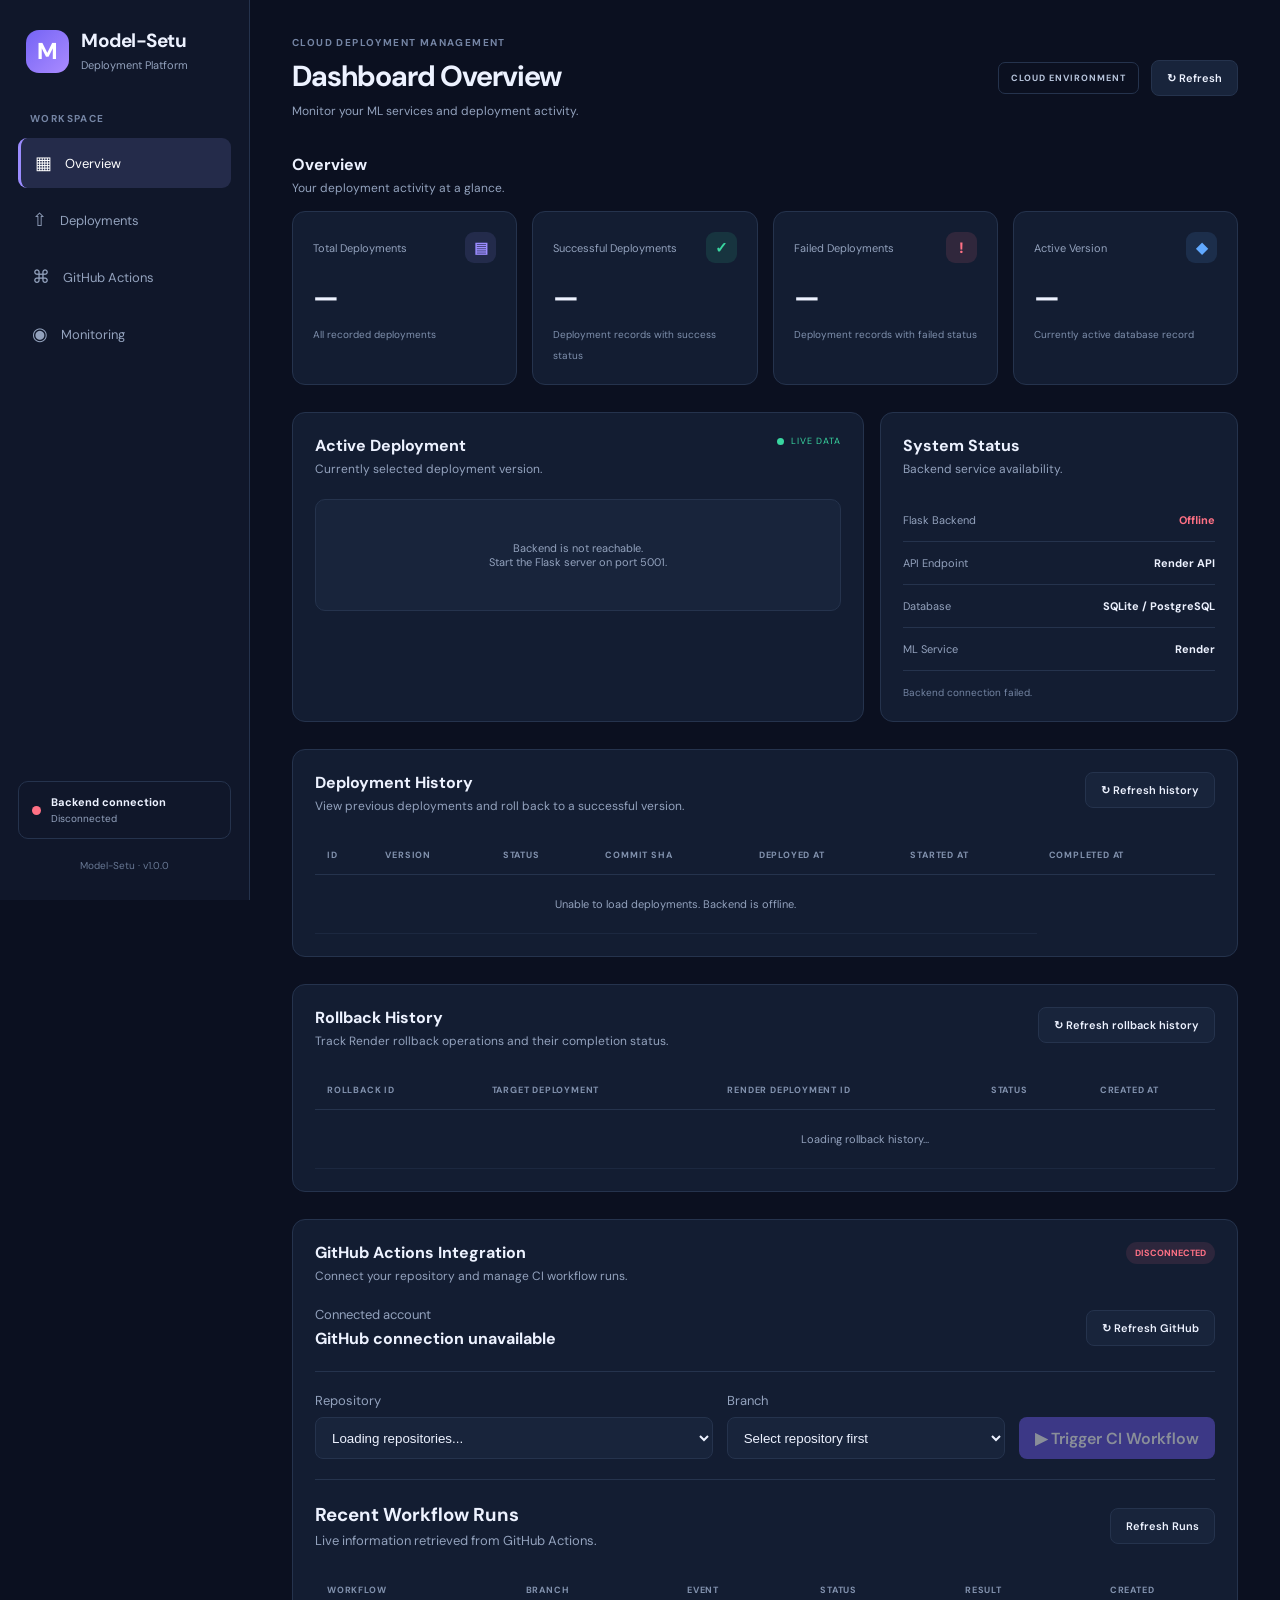
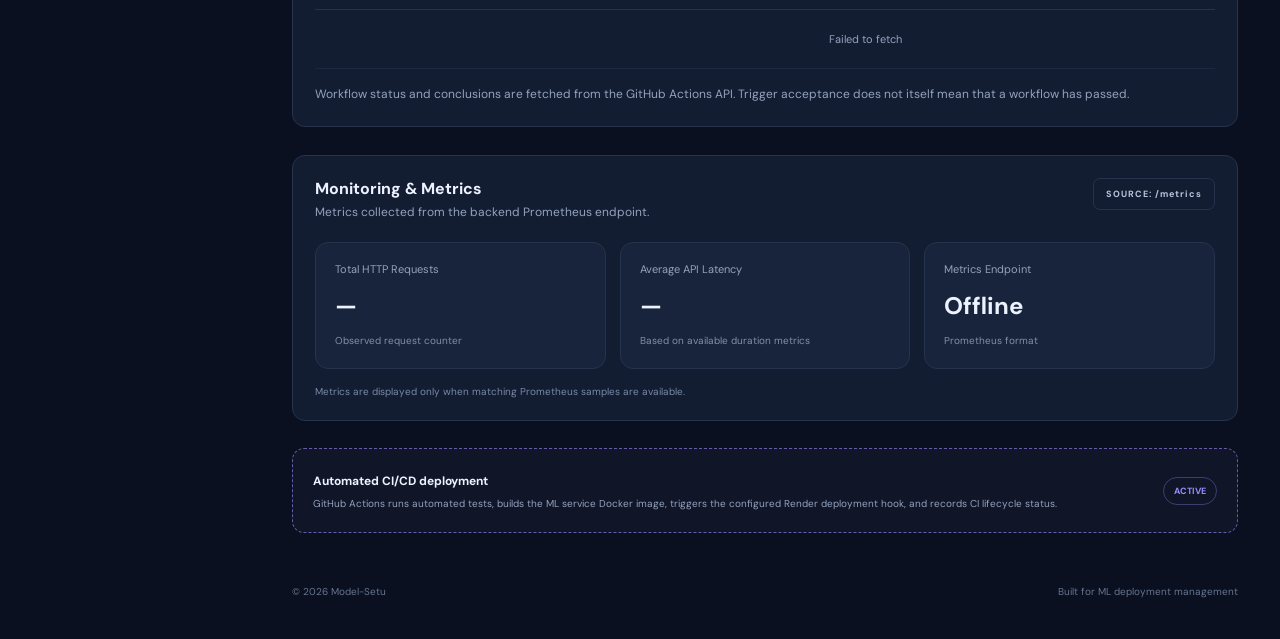
<file: frontend/index.html>
<!DOCTYPE html>
<html lang="en">
<head>
    <meta charset="UTF-8">
    <meta name="viewport" content="width=device-width, initial-scale=1.0">
    <title>Model-Setu | Deployment Dashboard</title>
    <link rel="stylesheet" href="style.css">
    <script src="script.js" defer></script>
</head>
<body>
    <div class="app-layout">

        <aside class="sidebar">
            <div class="brand">
                <div class="brand-icon">M</div>
                <div>
                    <h2>Model-Setu</h2>
                    <span>Deployment Platform</span>
                </div>
            </div>

            <div class="nav-label">WORKSPACE</div>
            <nav>
                <a class="nav-link active" href="#overview">
                    <span>▦</span> Overview
                </a>
                <a class="nav-link" href="#deployments">
                    <span>⇧</span> Deployments
                </a>
                <a class="nav-link" href="#github-actions">
                    <span>⌘</span> GitHub Actions
                </a>
                <a class="nav-link" href="#monitoring">
                    <span>◉</span> Monitoring
                </a>
            </nav>

            <div class="sidebar-bottom">
                <div class="connection-indicator">
                    <span id="sidebar-status-dot" class="status-dot offline"></span>
                    <div>
                        <strong>Backend connection</strong>
                        <small id="sidebar-status">Checking...</small>
                    </div>
                </div>
                <div class="sidebar-footer">Model-Setu · v1.0.0</div>
            </div>
        </aside>

        <main class="main-content">
            <header class="topbar">
                <div>
                    <p class="eyebrow">CLOUD DEPLOYMENT MANAGEMENT</p>
                    <h1>Dashboard Overview</h1>
                    <p class="subtitle">Monitor your ML services and deployment activity.</p>
                </div>
                <div class="topbar-actions">
                    <span class="environment-tag">CLOUD ENVIRONMENT</span>
                    <button class="secondary-button" id="refresh-btn">
                        ↻ Refresh
                    </button>
                </div>
            </header>

            <div id="notification" class="notification hidden"></div>

            <section id="overview">
                <div class="section-heading">
                    <div>
                        <h2>Overview</h2>
                        <p>Your deployment activity at a glance.</p>
                    </div>
                </div>

                <div class="stats-grid">
                    <article class="stat-card">
                        <div class="stat-top">
                            <span>Total Deployments</span>
                            <span class="stat-icon purple">▤</span>
                        </div>
                        <h3 id="total-deployments">—</h3>
                        <small>All recorded deployments</small>
                    </article>

                    <article class="stat-card">
                        <div class="stat-top">
                            <span>Successful Deployments</span>
                            <span class="stat-icon green">✓</span>
                        </div>
                        <h3 id="successful-deployments">—</h3>
                        <small>Deployment records with success status</small>
                    </article>

                    <article class="stat-card">
                        <div class="stat-top">
                            <span>Failed Deployments</span>
                            <span class="stat-icon red">!</span>
                        </div>
                        <h3 id="failed-deployments">—</h3>
                        <small>Deployment records with failed status</small>
                    </article>

                    <article class="stat-card">
                        <div class="stat-top">
                            <span>Active Version</span>
                            <span class="stat-icon blue">◆</span>
                        </div>
                        <h3 id="active-version">—</h3>
                        <small>Currently active database record</small>
                    </article>
                </div>
            </section>

            <section class="content-grid">
                <article class="panel active-panel">
                    <div class="panel-heading">
                        <div>
                            <h2>Active Deployment</h2>
                            <p>Currently selected deployment version.</p>
                        </div>
                        <span class="live-label"><span></span> LIVE DATA</span>
                    </div>

                    <div id="active-deployment-content" class="active-content">
                        <div class="empty-state">Loading active deployment...</div>
                    </div>
                </article>

                <article class="panel backend-panel">
                    <div class="panel-heading">
                        <div>
                            <h2>System Status</h2>
                            <p>Backend service availability.</p>
                        </div>
                    </div>

                    <div class="system-status">
                        <div class="system-status-row">
                            <span>Flask Backend</span>
                            <strong id="backend-status" class="status-text">Checking...</strong>
                        </div>
                        <div class="system-status-row">
                            <span>API Endpoint</span>
                            <strong>Render API</strong>
                        </div>
                        <div class="system-status-row">
                            <span>Database</span>
                            <strong>SQLite / PostgreSQL</strong>
                        </div>
                        <div class="system-status-row">
                            <span>ML Service</span>
                            <strong>Render</strong>
                        </div>
                    </div>

                    <div class="status-note" id="last-updated">
                        Waiting for first update...
                    </div>
                </article>
            </section>

            <section id="deployments" class="panel deployments-panel">
                <div class="panel-heading">
                    <div>
                        <h2>Deployment History</h2>
                        <p>View previous deployments and roll back to a successful version.</p>
                    </div>
                    <button class="secondary-button" id="history-refresh-btn">
                        ↻ Refresh history
                    </button>
                </div>

                <div class="table-wrapper">
                    <table>
                        <thead>
                            <tr>
                                <th>ID</th>
                                <th>VERSION</th>
                                <th>STATUS</th>
                                <th>COMMIT SHA</th>
                                <th>DEPLOYED AT</th>
                                <th>STARTED AT</th>
                                <th>COMPLETED AT</th>
                                <th>ACTIVE</th>
                                <th>ACTION</th>
                            </tr>
                        </thead>
                        <tbody id="deployment-table">
                            <tr>
                                <td colspan="9" class="empty-state">
                                    Loading deployment history...
                                </td>
                            </tr>
                        </tbody>
                    </table>
                </div>
            </section>

            <section id="rollback-history" class="panel deployments-panel">
                <div class="panel-heading">
                    <div>
                        <h2>Rollback History</h2>
                        <p>Track Render rollback operations and their completion status.</p>
                    </div>
                    <button class="secondary-button" id="rollback-history-refresh-btn">
                        ↻ Refresh rollback history
                    </button>
                </div>

                <div class="table-wrapper">
                    <table>
                        <thead>
                            <tr>
                                <th>ROLLBACK ID</th>
                                <th>TARGET DEPLOYMENT</th>
                                <th>RENDER DEPLOYMENT ID</th>
                                <th>STATUS</th>
                                <th>CREATED AT</th>
                                <th>COMPLETED AT</th>
                            </tr>
                        </thead>
                        <tbody id="rollback-table">
                            <tr>
                                <td colspan="6" class="empty-state">
                                    Loading rollback history...
                                </td>
                            </tr>
                        </tbody>
                    </table>
                </div>
            </section>


            <section id="github-actions" class="panel github-panel">
                <div class="panel-heading">
                    <div>
                        <h2>GitHub Actions Integration</h2>
                        <p>Connect your repository and manage CI workflow runs.</p>
                    </div>
                    <span id="github-connection-status" class="status-pill status-unknown">
                        Checking...
                    </span>
                </div>

                <div class="github-user-row">
                    <div>
                        <span class="github-muted">Connected account</span>
                        <strong id="github-user-name">Checking GitHub connection...</strong>
                    </div>
                    <button class="secondary-button" id="github-refresh-btn">
                        ↻ Refresh GitHub
                    </button>
                </div>

                <div class="github-controls">
                    <label>
                        <span>Repository</span>
                        <select id="github-repository">
                            <option value="">Loading repositories...</option>
                        </select>
                    </label>
                    <label>
                        <span>Branch</span>
                        <select id="github-branch">
                            <option value="">Select repository first</option>
                        </select>
                    </label>
                    <button class="github-trigger-button" id="github-trigger-btn" disabled>
                        ▶ Trigger CI Workflow
                    </button>
                </div>

                <div class="github-runs-heading">
                    <div>
                        <h3>Recent Workflow Runs</h3>
                        <p>Live information retrieved from GitHub Actions.</p>
                    </div>
                    <button class="secondary-button" id="github-runs-refresh-btn">
                        Refresh Runs
                    </button>
                </div>

                <div class="table-wrapper">
                    <table>
                        <thead>
                            <tr>
                                <th>WORKFLOW</th>
                                <th>BRANCH</th>
                                <th>EVENT</th>
                                <th>STATUS</th>
                                <th>RESULT</th>
                                <th>CREATED</th>
                                <th>DETAILS</th>
                            </tr>
                        </thead>
                        <tbody id="github-runs-table">
                            <tr>
                                <td colspan="7" class="empty-state">
                                    Loading GitHub workflow runs...
                                </td>
                            </tr>
                        </tbody>
                    </table>
                </div>
                <p class="github-disclaimer">
                    Workflow status and conclusions are fetched from the GitHub Actions API.
                    Trigger acceptance does not itself mean that a workflow has passed.
                </p>
            </section>

            <section id="monitoring" class="panel monitoring-panel">
                <div class="panel-heading">
                    <div>
                        <h2>Monitoring & Metrics</h2>
                        <p>Metrics collected from the backend Prometheus endpoint.</p>
                    </div>
                    <span class="metrics-source">SOURCE: /metrics</span>
                </div>

                <div class="metrics-grid">
                    <div class="metric-card">
                        <span>Total HTTP Requests</span>
                        <strong id="http-requests">—</strong>
                        <small>Observed request counter</small>
                    </div>
                    <div class="metric-card">
                        <span>Average API Latency</span>
                        <strong id="average-latency">—</strong>
                        <small>Based on available duration metrics</small>
                    </div>
                    <div class="metric-card">
                        <span>Metrics Endpoint</span>
                        <strong id="metrics-status">Checking...</strong>
                        <small>Prometheus format</small>
                    </div>
                </div>

                <p class="metrics-disclaimer">
                    Metrics are displayed only when matching Prometheus samples are available.
                </p>
            </section>

            <section class="deployment-notice">
                <div>
                    <strong>Automated CI/CD deployment</strong>
                    <p>GitHub Actions runs automated tests, builds the ML service Docker image, triggers the configured Render deployment hook, and records CI lifecycle status.</p>
                </div>
                <span class="coming-soon">ACTIVE</span>
            </section>

            <footer>
                <span>© 2026 Model-Setu</span>
                <span>Built for ML deployment management</span>
            </footer>
        </main>
    </div>
</body>
</html>
</file>
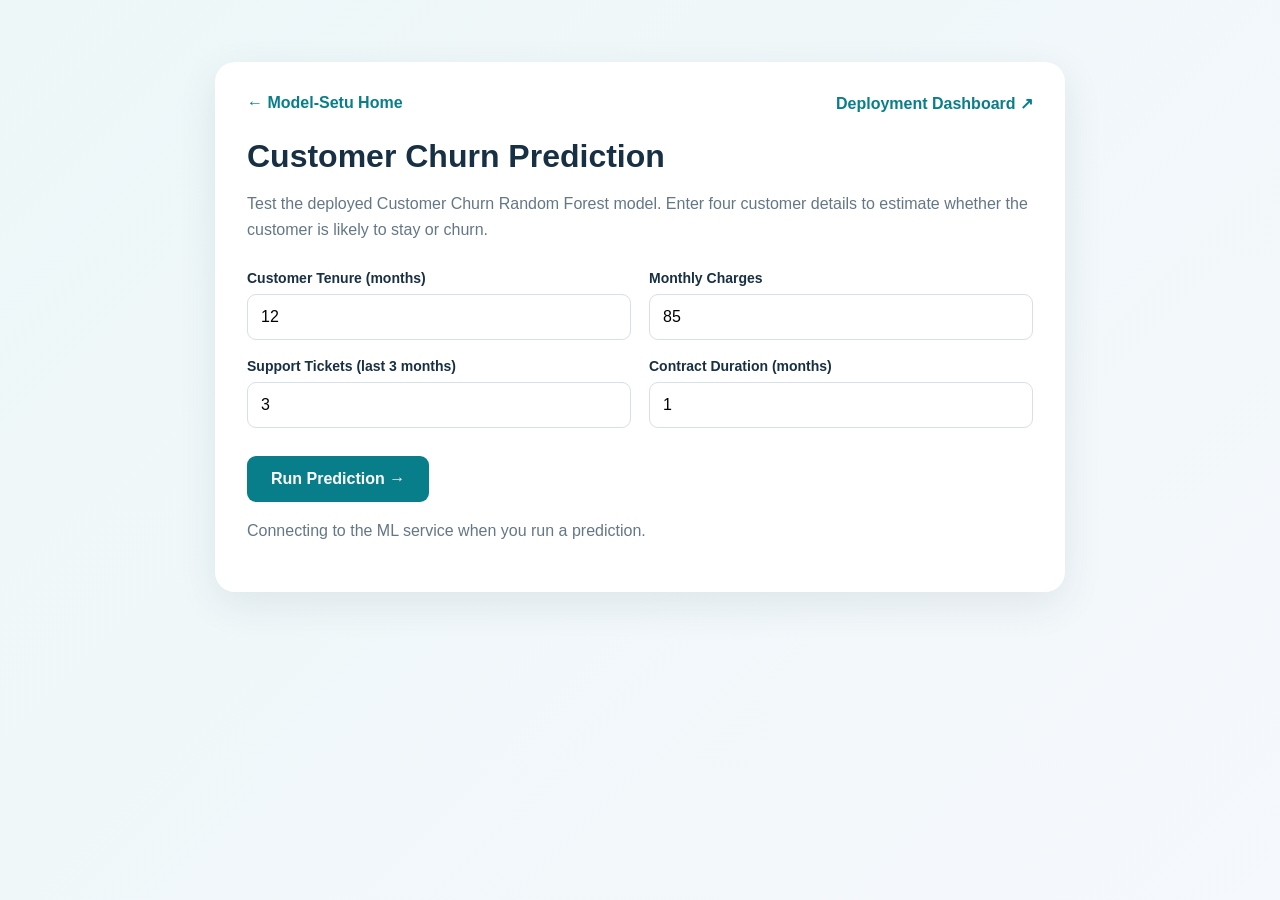
<file: frontend/demo.html>
<!DOCTYPE html>
<html lang="en">
<head>
  <meta charset="UTF-8">
  <meta name="viewport" content="width=device-width, initial-scale=1.0">
  <title>Model-Setu | Prediction Playground</title>
  <style>
    * { box-sizing: border-box; }
    body {
      margin: 0; padding: 32px 18px; min-height: 100vh;
      font-family: Arial, sans-serif; color: #183044;
      background: linear-gradient(135deg, #edf7f8, #f5f8fc);
    }
    .container {
      max-width: 850px; margin: 30px auto; padding: 32px;
      background: white; border-radius: 20px;
      box-shadow: 0 12px 40px rgba(25,55,75,.09);
    }
    .top { display:flex; justify-content:space-between; gap:12px; flex-wrap:wrap; }
    a { color:#087e8b; text-decoration:none; font-weight:600; }
    h1 { margin:25px 0 8px; font-size:32px; }
    .muted { color:#647787; line-height:1.6; }
    .grid { display:grid; grid-template-columns:1fr 1fr; gap:18px; margin:28px 0; }
    label { display:block; font-weight:600; font-size:14px; }
    input {
      width:100%; margin-top:8px; padding:13px;
      border:1px solid #d6e0e7; border-radius:9px; font-size:16px;
    }
    button {
      border:0; border-radius:9px; padding:14px 24px;
      background:#087e8b; color:white; font-size:16px;
      font-weight:700; cursor:pointer;
    }
    button:disabled { opacity:.6; cursor:wait; }
    #result {
      display:none; margin-top:25px; padding:22px;
      border-radius:12px; background:#eef8f6;
    }
    #prediction { font-size:27px; font-weight:700; color:#087e65; margin:8px 0; }
    .error { background:#fff0ef !important; color:#a52c25; }
    .meta { margin-top:14px; color:#526575; font-size:14px; line-height:1.8; }
    @media(max-width:600px) {
      .container { padding:22px; }
      .grid { grid-template-columns:1fr; }
      h1 { font-size:26px; }
    }
  </style>
</head>
<body>
  <main class="container">
    <div class="top">
      <a href="./home.html">← Model-Setu Home</a>
      <a href="./index.html">Deployment Dashboard ↗</a>
    </div>

    <h1>Customer Churn Prediction</h1>
    <p class="muted">
      Test the deployed Customer Churn Random Forest model. Enter four customer details
      to estimate whether the customer is likely to stay or churn.
    </p>

    <form id="predictionForm">
      <div class="grid">
        <label>Customer Tenure (months)
          <input name="tenureMonths" type="number" min="1" max="72" step="1" value="12" required>
        </label>
        <label>Monthly Charges
          <input name="monthlyCharges" type="number" min="20" max="120" step="any" value="85" required>
        </label>
        <label>Support Tickets (last 3 months)
          <input name="supportTickets" type="number" min="0" max="10" step="1" value="3" required>
        </label>
        <label>Contract Duration (months)
          <input name="contractMonths" type="number" min="1" max="24" step="1" value="1" required>
        </label>
      </div>
      <button id="predictButton" type="submit">Run Prediction →</button>
    </form>

    <section id="result" aria-live="polite">
      <div id="resultHeading">Prediction result</div>
      <div id="prediction"></div>
      <div id="details" class="meta"></div>
    </section>
    <p class="muted" id="serviceStatus">Connecting to the ML service when you run a prediction.</p>
  </main>

  <script>
    const form = document.getElementById('predictionForm');
    const button = document.getElementById('predictButton');
    const result = document.getElementById('result');
    const prediction = document.getElementById('prediction');
    const details = document.getElementById('details');
    const status = document.getElementById('serviceStatus');

    // Clear stale prediction whenever the user changes an input.
    form.addEventListener('input', () => {
      result.style.display = 'none';
      result.classList.remove('error');
      prediction.textContent = '';
      details.textContent = '';
      status.textContent = '';
    });

    form.addEventListener('submit', async (event) => {
      event.preventDefault();
      button.disabled = true;
      button.textContent = 'Running prediction...';
      result.style.display = 'block';
      result.classList.remove('error');
      prediction.textContent = '';
      details.textContent = 'Contacting the deployed ML model...';
      status.textContent = '';

      const values = new FormData(form);
      const features = [
        Number(values.get('tenureMonths')),
        Number(values.get('monthlyCharges')),
        Number(values.get('supportTickets')),
        Number(values.get('contractMonths'))
      ];

      try {
        const response = await fetch('/ml-api/predict', {
          method: 'POST',
          headers: { 'Content-Type': 'application/json' },
          body: JSON.stringify({ features })
        });

        const data = await response.json();
        if (!response.ok) throw new Error(data.error || 'Prediction request failed');

        document.getElementById('resultHeading').textContent = 'Predicted Customer Status';
        prediction.textContent = data.prediction;
        details.textContent =
          `Confidence: ${(data.confidence * 100).toFixed(2)}% | ` +
          `Model: ${data.model_name} | Version: ${data.model_version} | ` +
          `Class ID: ${data.class_id}`;
        status.textContent = 'Prediction successfully returned by the live ML service.';
      } catch (error) {
        result.classList.add('error');
        document.getElementById('resultHeading').textContent = 'Prediction unavailable';
        prediction.textContent = 'Request failed';
        details.textContent = error.message;
        status.textContent = 'Check the ML service or Vercel API rewrite configuration.';
      } finally {
        button.disabled = false;
        button.textContent = 'Run Prediction →';
      }
    });
  </script>
</body>
</html>
</file>
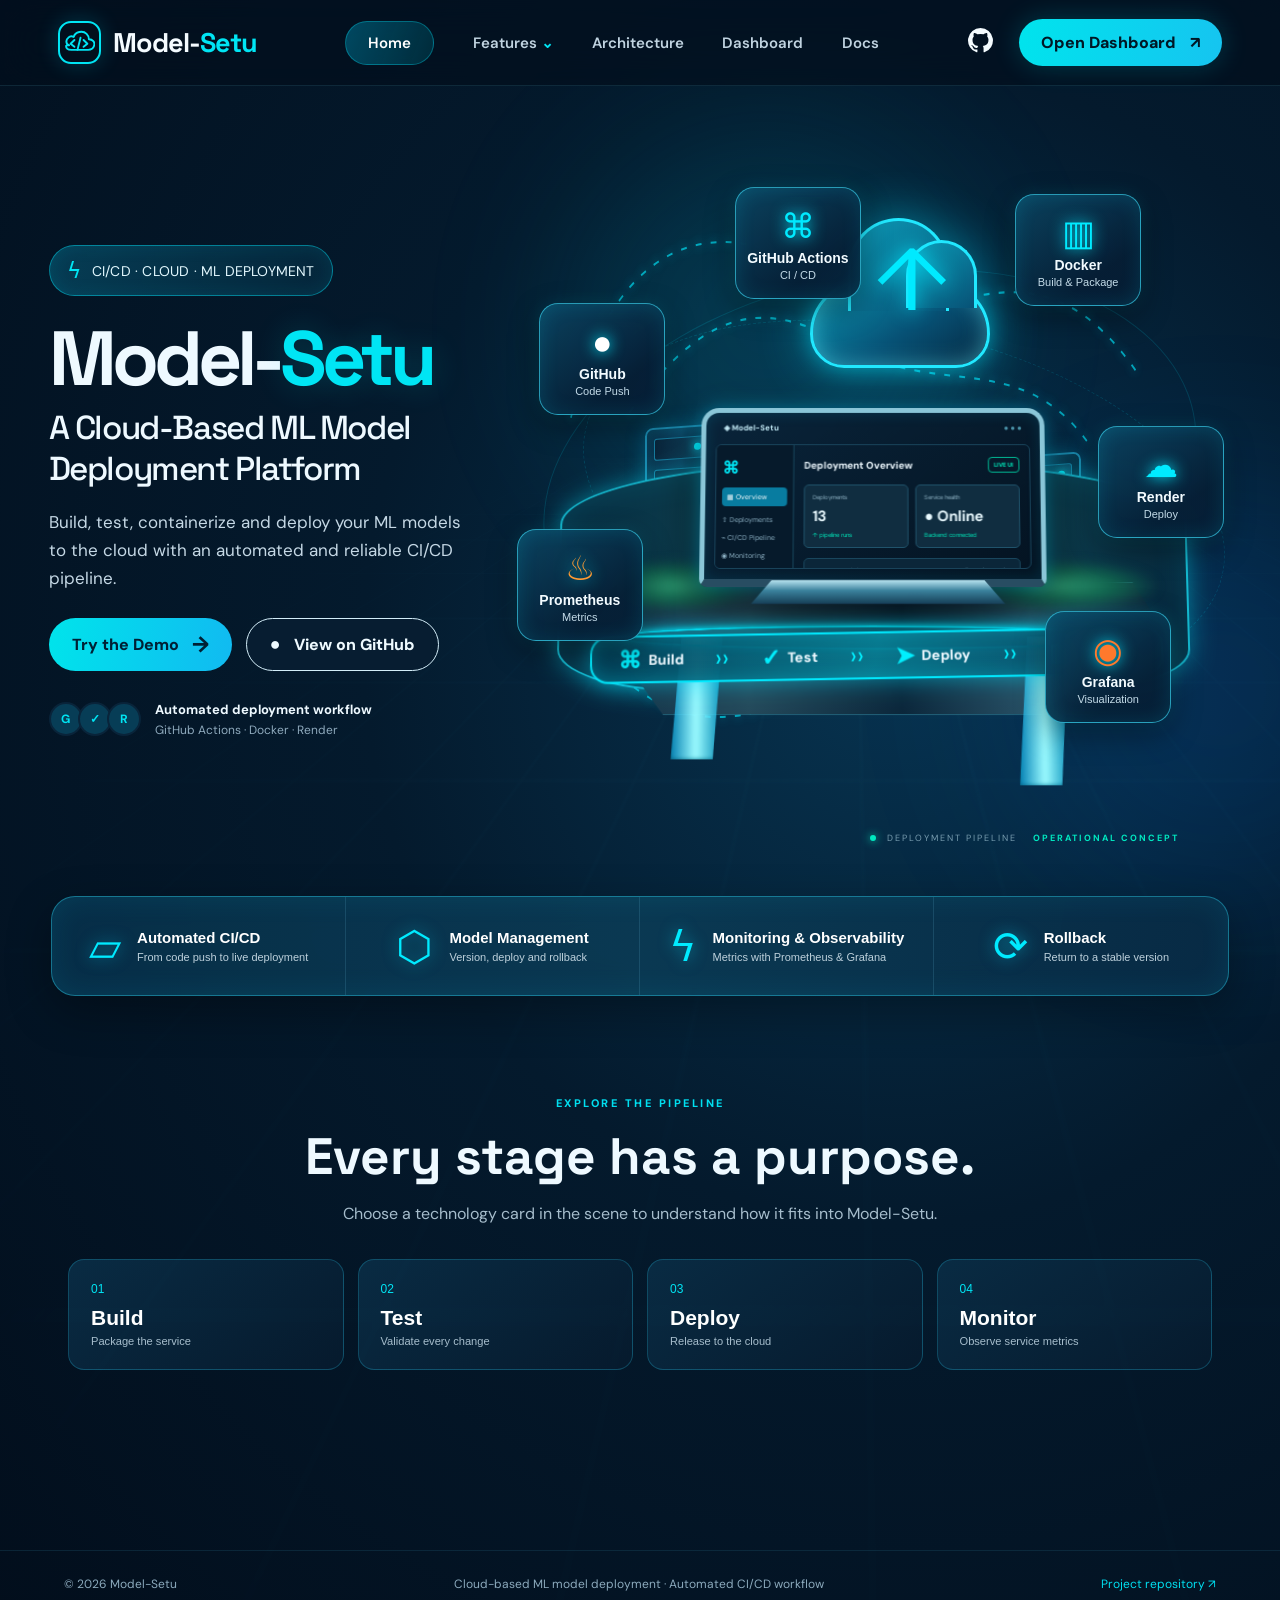
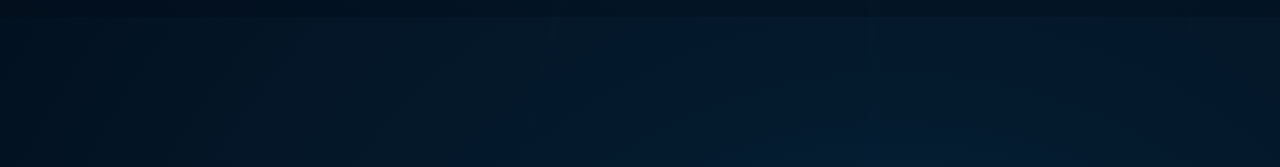
<file: frontend/home.html>
<!DOCTYPE html>
<html lang="en">
<head>
  <meta charset="UTF-8" />
  <meta name="viewport" content="width=device-width, initial-scale=1.0" />
  <meta name="theme-color" content="#031426" />
  <meta name="description" content="Model-Setu is a cloud-based ML model deployment platform with automated CI/CD, Docker, GitHub Actions and cloud monitoring." />
  <title>Model-Setu | Cloud-Based ML Deployment Platform</title>

  <link rel="preconnect" href="https://fonts.googleapis.com">
  <link rel="preconnect" href="https://fonts.gstatic.com" crossorigin>
  <link href="https://fonts.googleapis.com/css2?family=DM+Sans:wght@400;500;600;700;800&family=Space+Grotesk:wght@400;500;600;700&display=swap" rel="stylesheet">

  <link rel="stylesheet" href="./home.css" />
  <script defer src="./home.js"></script>
</head>

<body>
  <div class="ambient ambient-a"></div>
  <div class="ambient ambient-b"></div>

  <header class="topbar">
    <a class="brand" href="./home.html" aria-label="Model-Setu home">
      <span class="brand-mark">
        <svg viewBox="0 0 42 42">
          <path d="M8 24c-4-1-5-7-1-10 2-2 5-2 7-1 2-7 12-9 17-4 2 2 3 4 3 7 5 0 8 4 7 8-1 4-4 6-8 6H11c-4 0-7-2-7-5 0-1 1-1 4-1Z"/>
          <path d="m15 17-5 5 5 4m12-9 5 5-5 4m-4-12-4 16"/>
        </svg>
      </span>
      <span>Model-<i>Setu</i></span>
    </a>

    <button class="menu-toggle" id="menuToggle" aria-label="Toggle navigation">☰</button>

    <nav class="nav" id="mainNav">
      <a class="active" href="./home.html">Home</a>
      <a href="#features">Features <span class="chevron">⌄</span></a>
      <a href="#architecture">Architecture</a>
      <a href="./index.html">Dashboard</a>
      <a href="#docs">Docs</a>
    </nav>

    <div class="nav-actions">
      <a class="github-top" href="https://github.com/Paridhi21shukla/Model-Setu" target="_blank" rel="noopener noreferrer" aria-label="GitHub repository">
        <svg viewBox="0 0 24 24">
          <path d="M12 .9a11.1 11.1 0 0 0-3.51 21.63c.56.1.76-.24.76-.54v-2.1c-3.1.68-3.75-1.31-3.75-1.31-.5-1.28-1.23-1.62-1.23-1.62-1.01-.69.08-.68.08-.68 1.12.08 1.71 1.15 1.71 1.15.99 1.7 2.6 1.21 3.23.93.1-.72.39-1.21.7-1.49-2.48-.28-5.09-1.24-5.09-5.52 0-1.22.44-2.22 1.15-3-.12-.28-.5-1.42.11-2.96 0 0 .94-.3 3.05 1.14a10.6 10.6 0 0 1 5.55 0c2.12-1.44 3.05-1.14 3.05-1.14.61 1.54.23 2.68.11 2.96.72.78 1.15 1.78 1.15 3 0 4.29-2.61 5.23-5.1 5.51.4.35.75 1.03.75 2.08v3.05c0 .3.2.65.77.54A11.1 11.1 0 0 0 12 .9Z"/>
        </svg>
      </a>
      <a class="get-started" href="./index.html">Open Dashboard <span>↗</span></a>
    </div>
  </header>

  <main id="home">
    <section class="hero">
      <div class="hero-copy">
        <div class="eyebrow"><span class="bolt">ϟ</span> CI/CD · CLOUD · ML DEPLOYMENT</div>

        <h1>Model-<span>Setu</span></h1>
        <h2>A Cloud-Based ML Model<br>Deployment Platform</h2>

        <p class="hero-description">
          Build, test, containerize and deploy your ML models to the cloud
          with an automated and reliable CI/CD pipeline.
        </p>

        <div class="hero-buttons">
          <a class="btn btn-primary" href="./demo.html">
            Try the Demo <span>→</span>
          </a>
          <a class="btn btn-outline" href="https://github.com/Paridhi21shukla/Model-Setu" target="_blank" rel="noopener noreferrer">
            <span class="github-mini">●</span> View on GitHub
          </a>
        </div>

        <div class="hero-proof">
          <span class="proof-icons"><b>G</b><b>✓</b><b>R</b></span>
          <span>
            <strong>Automated deployment workflow</strong>
            <small>GitHub Actions · Docker · Render</small>
          </span>
        </div>
      </div>

      <div class="scene" aria-label="Interactive Model-Setu deployment environment">
        <div class="scene-grid"></div>
        <div class="orbit orbit-one"></div>
        <div class="orbit orbit-two"></div>

        <svg class="connection-lines" viewBox="0 0 900 650" preserveAspectRatio="none" aria-hidden="true">
          <path d="M110 245 C170 40 330 55 430 125 S650 40 790 205"/>
          <path d="M100 410 C190 560 330 555 450 470 S690 560 810 400"/>
          <path d="M180 240 C280 130 350 135 450 180 S650 180 730 270"/>
        </svg>

        <div class="cloud cloud-main">
          <div class="cloud-shape"></div>
          <span class="upload-arrow">↑</span>
        </div>

        <div class="server server-left"><i></i><i></i><i></i><i></i><i></i></div>
        <div class="server server-right"><i></i><i></i><i></i><i></i><i></i></div>

        <div class="island">
          <div class="island-top">
            <div class="island-grass grass-a"></div>
            <div class="island-grass grass-b"></div>
            <div class="island-rock"></div>
            <div class="waterfall waterfall-a"></div>
            <div class="waterfall waterfall-b"></div>
            <div class="platform-ring"></div>

            <div class="laptop">
              <div class="laptop-screen">
                <div class="screen-top">
                  <b>◈ Model-Setu</b><span>● ● ●</span>
                </div>

                <div class="screen-layout">
                  <aside>
                    <b class="screen-logo">⌘</b>
                    <span class="selected">▦ Overview</span>
                    <span>⇧ Deployments</span>
                    <span>⌁ CI/CD Pipeline</span>
                    <span>◉ Monitoring</span>
                  </aside>

                  <div class="screen-main">
                    <div class="screen-heading">Deployment Overview <em>LIVE UI</em></div>

                    <div class="screen-stats">
                      <div>
                        <small>Deployments</small>
                        <strong id="miniDeployments">13</strong>
                        <small class="green">↑ pipeline runs</small>
                      </div>
                      <div>
                        <small>Service health</small>
                        <strong>● Online</strong>
                        <small class="green">Backend connected</small>
                      </div>
                    </div>

                    <div class="screen-chart">
                      <div class="chart-label">Request activity <small>Illustrative preview</small></div>
                      <svg viewBox="0 0 360 90" preserveAspectRatio="none">
                        <defs>
                          <linearGradient id="chartFill" x1="0" x2="0" y1="0" y2="1">
                            <stop offset="0" stop-color="#00eaff" stop-opacity=".38"/>
                            <stop offset="1" stop-color="#00eaff" stop-opacity="0"/>
                          </linearGradient>
                        </defs>
                        <path class="chart-area" d="M0 70 C35 68 42 30 75 43 S120 58 145 32 S190 42 220 24 S270 35 300 15 S335 25 360 4 L360 90 L0 90Z"/>
                        <path class="chart-line" d="M0 70 C35 68 42 30 75 43 S120 58 145 32 S190 42 220 24 S270 35 300 15 S335 25 360 4"/>
                      </svg>
                    </div>
                  </div>
                </div>
              </div>
              <div class="laptop-base"></div>
            </div>

            <div class="workflow-band">
              <span><b>⌘</b> Build</span><i>››</i>
              <span><b>✓</b> Test</span><i>››</i>
              <span><b>➤</b> Deploy</span><i>››</i>
              <span><b>▥</b> Monitor</span>
            </div>
          </div>
        </div>

        <button class="tech-card github-card" data-tech="github"><span class="tech-icon github-symbol">●</span><strong>GitHub</strong><small>Code Push</small></button>
        <button class="tech-card actions-card" data-tech="actions"><span class="tech-icon">⌘</span><strong>GitHub Actions</strong><small>CI / CD</small></button>
        <button class="tech-card docker-card" data-tech="docker"><span class="tech-icon docker-symbol">▥</span><strong>Docker</strong><small>Build &amp; Package</small></button>
        <button class="tech-card render-card" data-tech="render"><span class="tech-icon">☁</span><strong>Render</strong><small>Deploy</small></button>
        <button class="tech-card prometheus-card" data-tech="prometheus"><span class="tech-icon flame">♨</span><strong>Prometheus</strong><small>Metrics</small></button>
        <button class="tech-card grafana-card" data-tech="grafana"><span class="tech-icon gear">◉</span><strong>Grafana</strong><small>Visualization</small></button>

        <div class="scene-caption">
          <span class="pulse-dot"></span> DEPLOYMENT PIPELINE <b>OPERATIONAL CONCEPT</b>
        </div>
      </div>
    </section>

    <section class="feature-strip" id="features">
      <button class="feature-item" data-feature="cicd">
        <span class="feature-symbol">▱</span>
        <span><strong>Automated CI/CD</strong><small>From code push to live deployment</small></span>
      </button>
      <button class="feature-item" data-feature="management">
        <span class="feature-symbol">⬡</span>
        <span><strong>Model Management</strong><small>Version, deploy and rollback</small></span>
      </button>
      <button class="feature-item" data-feature="monitoring">
        <span class="feature-symbol">ϟ</span>
        <span><strong>Monitoring &amp; Observability</strong><small>Metrics with Prometheus &amp; Grafana</small></span>
      </button>
      <button class="feature-item" data-feature="rollback">
        <span class="feature-symbol">⟳</span>
        <span><strong>Rollback</strong><small>Return to a stable version</small></span>
      </button>
    </section>
  </main>

  <section class="details-section" id="architecture">
    <div class="section-kicker">EXPLORE THE PIPELINE</div>
    <h2>Every stage has a purpose.</h2>
    <p>Choose a technology card in the scene to understand how it fits into Model-Setu.</p>

    <div class="stage-row">
      <button data-stage="build"><span>01</span><strong>Build</strong><small>Package the service</small></button>
      <button data-stage="test"><span>02</span><strong>Test</strong><small>Validate every change</small></button>
      <button data-stage="deploy"><span>03</span><strong>Deploy</strong><small>Release to the cloud</small></button>
      <button data-stage="monitor"><span>04</span><strong>Monitor</strong><small>Observe service metrics</small></button>
    </div>
  </section>

  <footer id="docs">
    <span>© 2026 Model-Setu</span>
    <span>Cloud-based ML model deployment · Automated CI/CD workflow</span>
    <a href="https://github.com/Paridhi21shukla/Model-Setu" target="_blank" rel="noopener noreferrer">Project repository ↗</a>
  </footer>

  <div class="modal-backdrop" id="infoModal" aria-hidden="true">
    <section class="info-modal" role="dialog" aria-modal="true" aria-labelledby="modalTitle">
      <button class="modal-close" id="modalClose" aria-label="Close">×</button>
      <div class="modal-kicker" id="modalKicker">MODEL-SETU COMPONENT</div>
      <div class="modal-icon" id="modalIcon">⌘</div>
      <h2 id="modalTitle">GitHub Actions</h2>
      <p id="modalText"></p>
      <div class="modal-flow" id="modalFlow"></div>
      <a class="modal-link" id="modalLink" href="./index.html">Explore dashboard ↗</a>
    </section>
  </div>
</body>
</html>
</file>
<file: frontend/style.css>
@import url('https://fonts.googleapis.com/css2?family=DM+Sans:wght@400;500;600;700;800&display=swap');

:root {
    --background: #0b1020;
    --sidebar: #10172a;
    --panel: #131d32;
    --panel-light: #18243b;
    --border: #25334d;
    --text: #edf2ff;
    --muted: #93a2bd;
    --purple: #9b8cff;
    --green: #39d6a0;
    --red: #ff7185;
    --blue: #61a9ff;
}

* {
    box-sizing: border-box;
    margin: 0;
    padding: 0;
}

html {
    scroll-behavior: smooth;
}

body {
    background: var(--background);
    color: var(--text);
    font-family: 'DM Sans', sans-serif;
    min-height: 100vh;
}

button {
    font: inherit;
    cursor: pointer;
}

.app-layout {
    display: flex;
    min-height: 100vh;
}

.sidebar {
    width: 250px;
    background: var(--sidebar);
    border-right: 1px solid var(--border);
    padding: 28px 18px;
    display: flex;
    flex-direction: column;
    flex-shrink: 0;
    position: fixed;
    inset: 0 auto 0 0;
    z-index: 5;
}

.brand {
    display: flex;
    align-items: center;
    gap: 12px;
    padding: 0 8px 38px;
}

.brand-icon {
    width: 43px;
    height: 43px;
    display: grid;
    place-items: center;
    background: linear-gradient(135deg, #7564f5, #aa8bff);
    color: white;
    font-size: 23px;
    font-weight: 800;
    border-radius: 13px;
}

.brand h2 {
    font-size: 19px;
    letter-spacing: -0.5px;
}

.brand span {
    font-size: 11px;
    color: var(--muted);
}

.nav-label,
.eyebrow {
    color: #7585a4;
    font-size: 10px;
    font-weight: 700;
    letter-spacing: 1.4px;
}

.nav-label {
    padding: 0 12px 13px;
}

nav {
    display: grid;
    gap: 7px;
}

.nav-link {
    display: flex;
    align-items: center;
    gap: 13px;
    padding: 13px 14px;
    border-radius: 9px;
    color: var(--muted);
    text-decoration: none;
    font-size: 13px;
    transition: 0.2s;
}

.nav-link span {
    font-size: 18px;
}

.nav-link:hover,
.nav-link.active {
    color: white;
    background: #242b4a;
}

.nav-link.active {
    border-left: 3px solid var(--purple);
}

.sidebar-bottom {
    margin-top: auto;
}

.connection-indicator {
    border: 1px solid var(--border);
    border-radius: 10px;
    padding: 13px;
    display: flex;
    align-items: center;
    gap: 10px;
}

.connection-indicator strong,
.connection-indicator small {
    display: block;
}

.connection-indicator strong {
    font-size: 11px;
}

.connection-indicator small {
    color: var(--muted);
    font-size: 10px;
    margin-top: 3px;
}

.status-dot {
    width: 9px;
    height: 9px;
    border-radius: 50%;
    display: inline-block;
    flex-shrink: 0;
}

.status-dot.online {
    background: var(--green);
    box-shadow: 0 0 10px #39d6a077;
}

.status-dot.offline {
    background: var(--red);
}

.sidebar-footer {
    color: #687894;
    font-size: 10px;
    text-align: center;
    padding-top: 20px;
}

.main-content {
    margin-left: 250px;
    width: calc(100% - 250px);
    padding: 36px 42px;
    max-width: 1700px;
}

.topbar {
    display: flex;
    justify-content: space-between;
    align-items: center;
    gap: 20px;
    margin-bottom: 35px;
}

.topbar h1 {
    font-size: 29px;
    letter-spacing: -1px;
    margin: 8px 0;
}

.subtitle,
.section-heading p,
.panel-heading p {
    color: var(--muted);
    font-size: 12px;
}

.topbar-actions {
    display: flex;
    align-items: center;
    gap: 12px;
}

.environment-tag,
.metrics-source {
    border: 1px solid var(--border);
    color: #b8c5dc;
    padding: 9px 12px;
    border-radius: 7px;
    font-size: 9px;
    letter-spacing: 1px;
    font-weight: 700;
}

.secondary-button {
    border: 1px solid var(--border);
    background: var(--panel-light);
    color: var(--text);
    padding: 10px 15px;
    border-radius: 8px;
    font-size: 11px;
    font-weight: 600;
    transition: 0.2s;
}

.secondary-button:hover {
    border-color: var(--purple);
    background: #242b4a;
}

section {
    margin-bottom: 27px;
}

.section-heading {
    margin-bottom: 15px;
}

.section-heading h2,
.panel-heading h2 {
    font-size: 16px;
    margin-bottom: 5px;
}

.stats-grid {
    display: grid;
    grid-template-columns: repeat(4, minmax(0, 1fr));
    gap: 15px;
}

.stat-card,
.panel,
.metric-card {
    background: var(--panel);
    border: 1px solid var(--border);
    border-radius: 13px;
}

.stat-card {
    padding: 20px;
    min-width: 0;
}

.stat-top {
    display: flex;
    justify-content: space-between;
    align-items: center;
    color: var(--muted);
    font-size: 11px;
    gap: 5px;
}

.stat-icon {
    width: 31px;
    height: 31px;
    border-radius: 9px;
    display: grid;
    place-items: center;
    font-weight: 800;
    font-size: 15px;
}

.purple {
    background: #9b8cff20;
    color: var(--purple);
}

.green {
    background: #39d6a020;
    color: var(--green);
}

.red {
    background: #ff718520;
    color: var(--red);
}

.blue {
    background: #61a9ff20;
    color: var(--blue);
}

.stat-card h3 {
    font-size: 28px;
    margin: 16px 0 6px;
    letter-spacing: -1px;
}

.stat-card small,
.metric-card small {
    color: #7f90ad;
    font-size: 10px;
}

.content-grid {
    display: grid;
    grid-template-columns: 1.6fr 1fr;
    gap: 16px;
}

.panel {
    padding: 22px;
    min-width: 0;
}

.panel-heading {
    display: flex;
    justify-content: space-between;
    align-items: flex-start;
    gap: 12px;
    margin-bottom: 22px;
}

.live-label {
    font-size: 9px;
    color: var(--green);
    letter-spacing: 1px;
    display: flex;
    align-items: center;
    gap: 7px;
    white-space: nowrap;
}

.live-label span {
    width: 7px;
    height: 7px;
    background: var(--green);
    border-radius: 50%;
}

.active-content {
    background: var(--panel-light);
    border: 1px solid var(--border);
    border-radius: 10px;
    padding: 19px;
}

.active-version {
    display: flex;
    justify-content: space-between;
    align-items: center;
    margin-bottom: 22px;
    gap: 12px;
}

.active-version h3 {
    font-size: 25px;
}

.active-version p {
    font-size: 11px;
    color: var(--muted);
    margin-top: 5px;
}

.detail-grid {
    display: grid;
    grid-template-columns: repeat(2, 1fr);
    gap: 17px;
}

.detail-item span,
.detail-item strong {
    display: block;
}

.detail-item span {
    color: var(--muted);
    font-size: 10px;
    margin-bottom: 6px;
}

.detail-item strong {
    font-size: 12px;
    overflow-wrap: anywhere;
}

.status-pill {
    display: inline-block;
    padding: 5px 9px;
    border-radius: 20px;
    font-size: 9px;
    font-weight: 700;
    text-transform: uppercase;
}

.status-success {
    color: var(--green);
    background: #39d6a01c;
}

.status-failed {
    color: var(--red);
    background: #ff71851c;
}

.status-pending {
    color: #f3c56a;
    background: #f3c56a1c;
}

.status-unknown {
    color: var(--muted);
    background: #93a2bd1c;
}

.system-status {
    display: grid;
    gap: 0;
}

.system-status-row {
    display: flex;
    justify-content: space-between;
    gap: 12px;
    padding: 14px 0;
    border-bottom: 1px solid var(--border);
    font-size: 11px;
}

.system-status-row span {
    color: var(--muted);
}

.system-status-row strong {
    font-size: 11px;
}

.status-text.online {
    color: var(--green);
}

.status-text.offline {
    color: var(--red);
}

.status-note {
    color: #7485a3;
    font-size: 10px;
    padding-top: 15px;
}

.deployments-panel {
    margin-top: 27px;
}

.table-wrapper {
    width: 100%;
    overflow-x: auto;
}

table {
    width: 100%;
    border-collapse: collapse;
    text-align: left;
    min-width: 1100px;
}

th {
    color: #8292ae;
    font-size: 9px;
    letter-spacing: 0.8px;
    font-weight: 700;
    padding: 13px 12px;
    border-bottom: 1px solid var(--border);
}

td {
    padding: 16px 12px;
    font-size: 11px;
    border-bottom: 1px solid #25334d88;
    color: #d9e2f3;
}

tbody tr:hover {
    background: #ffffff06;
}

.rollback-button {
    border: 1px solid #9b8cff55;
    color: var(--purple);
    background: #9b8cff12;
    padding: 7px 10px;
    border-radius: 6px;
    font-size: 10px;
    font-weight: 600;
}

.rollback-button:hover:not(:disabled) {
    background: #9b8cff28;
}

.rollback-button:disabled {
    opacity: 0.35;
    cursor: not-allowed;
}

.active-label {
    color: var(--green);
    font-size: 10px;
    font-weight: 700;
}

.monitoring-panel {
    margin-top: 27px;
}

.metrics-grid {
    display: grid;
    grid-template-columns: repeat(3, 1fr);
    gap: 14px;
}

.metric-card {
    padding: 19px;
    background: var(--panel-light);
}

.metric-card span,
.metric-card strong {
    display: block;
}

.metric-card span {
    color: var(--muted);
    font-size: 11px;
}

.metric-card strong {
    font-size: 24px;
    margin: 14px 0 7px;
}

.metrics-disclaimer {
    color: #7889a6;
    font-size: 10px;
    margin-top: 16px;
}

.deployment-notice {
    display: flex;
    justify-content: space-between;
    align-items: center;
    gap: 20px;
    border: 1px dashed #685ba9;
    background: #9b8cff0a;
    border-radius: 12px;
    padding: 20px;
    margin-top: 27px;
}

.deployment-notice strong {
    font-size: 12px;
}

.deployment-notice p {
    font-size: 10px;
    color: var(--muted);
    margin-top: 6px;
    line-height: 1.6;
}

.coming-soon {
    color: var(--purple);
    border: 1px solid #9b8cff55;
    padding: 7px 10px;
    border-radius: 20px;
    font-size: 9px;
    font-weight: 700;
    white-space: nowrap;
}

.notification {
    padding: 13px 16px;
    margin-bottom: 20px;
    border-radius: 8px;
    font-size: 12px;
}

.notification.success {
    color: var(--green);
    background: #39d6a018;
    border: 1px solid #39d6a055;
}

.notification.error {
    color: var(--red);
    background: #ff718518;
    border: 1px solid #ff718555;
}

.hidden {
    display: none;
}

.empty-state {
    color: var(--muted);
    text-align: center;
    padding: 22px;
    font-size: 11px;
}

footer {
    display: flex;
    justify-content: space-between;
    gap: 12px;
    color: #657590;
    font-size: 10px;
    padding: 25px 0 5px;
}

@media (max-width: 1100px) {
    .main-content {
        padding: 30px 25px;
    }

    .stats-grid {
        grid-template-columns: repeat(2, 1fr);
    }

    .content-grid {
        grid-template-columns: 1fr;
    }
}

@media (max-width: 700px) {
    .sidebar {
        width: 65px;
        padding: 20px 8px;
    }

    .brand {
        padding: 0 2px 30px;
    }

    .brand > div:last-child,
    .nav-label,
    .nav-link:not(.active),
    .nav-link.active {
        font-size: 0;
    }

    .brand-icon {
        width: 43px;
        height: 43px;
    }

    .nav-link {
        justify-content: center;
        padding: 13px 5px;
    }

    .nav-link span {
        font-size: 18px;
    }

    .connection-indicator {
        justify-content: center;
        padding: 12px 5px;
    }

    .connection-indicator > div,
    .sidebar-footer {
        display: none;
    }

    .main-content {
        margin-left: 65px;
        width: calc(100% - 65px);
        padding: 25px 15px;
    }

    .topbar {
        align-items: flex-start;
        flex-direction: column;
    }

    .topbar h1 {
        font-size: 24px;
    }

    .topbar-actions {
        flex-wrap: wrap;
    }

    .stats-grid,
    .metrics-grid {
        grid-template-columns: 1fr;
    }

    .panel {
        padding: 16px;
    }

    .deployment-notice {
        align-items: flex-start;
        flex-direction: column;
    }

    footer {
        flex-direction: column;
    }
}


/* GitHub Actions integration */
.github-panel {
    margin-bottom: 28px;
}

.github-user-row,
.github-runs-heading {
    display: flex;
    align-items: center;
    justify-content: space-between;
    gap: 16px;
    margin: 22px 0;
}

.github-user-row > div,
.github-runs-heading > div {
    display: grid;
    gap: 5px;
}

.github-muted,
.github-controls label span {
    color: var(--muted);
    font-size: 13px;
}

.github-controls {
    display: grid;
    grid-template-columns: minmax(180px, 1fr) minmax(150px, 0.7fr) auto;
    align-items: end;
    gap: 14px;
    padding: 20px 0;
    border-top: 1px solid var(--border);
    border-bottom: 1px solid var(--border);
}

.github-controls label {
    display: grid;
    gap: 8px;
}

.github-controls select {
    width: 100%;
    min-height: 42px;
    padding: 9px 12px;
    color: var(--text);
    background: var(--panel-light);
    border: 1px solid var(--border);
    border-radius: 8px;
}

.github-trigger-button {
    min-height: 42px;
    padding: 10px 16px;
    color: #fff;
    background: #6554d9;
    border: 0;
    border-radius: 8px;
    cursor: pointer;
    font-weight: 600;
}

.github-trigger-button:hover:not(:disabled) {
    background: #7969eb;
}

.github-trigger-button:disabled {
    opacity: 0.5;
    cursor: not-allowed;
}

.github-runs-heading h3 {
    margin: 0;
}

.github-runs-heading p {
    margin: 0;
    color: var(--muted);
    font-size: 13px;
}

.github-run-link {
    color: var(--blue);
    text-decoration: none;
    white-space: nowrap;
}

.github-run-link:hover {
    text-decoration: underline;
}

.github-disclaimer {
    margin-top: 16px;
    color: var(--muted);
    font-size: 12px;
    line-height: 1.6;
}

@media (max-width: 760px) {
    .github-controls {
        grid-template-columns: 1fr;
    }

    .github-user-row,
    .github-runs-heading {
        align-items: flex-start;
        flex-direction: column;
    }
}


/* Rollback history status labels */
.rollback-status {
    display: inline-block;
    padding: 5px 10px;
    border-radius: 20px;
    font-size: 10px;
    font-weight: 700;
    text-transform: uppercase;
}

.rollback-status-success {
    color: var(--green);
    background: #39d6a018;
}

.rollback-status-failed {
    color: var(--red);
    background: #ff718518;
}

.rollback-status-pending {
    color: var(--blue);
    background: #61a9ff18;
}

.rollback-status-unknown {
    color: var(--muted);
    background: #93a2bd18;
}
</file>
<file: frontend/home.css>
:root{--bg:#031426;--bg2:#061d33;--cyan:#00e5f4;--cyan2:#20bfff;--text:#eef9ff;--muted:#a6bdcc;--line:rgba(41,208,242,.25);--panel:rgba(7,37,58,.88)}*{box-sizing:border-box}html{scroll-behavior:smooth}body{margin:0;background:radial-gradient(ellipse at 70% 40%,#073451 0,#041a2d 42%,#020e1c 100%);color:var(--text);font-family:'DM Sans',sans-serif;overflow-x:hidden}.ambient{position:fixed;pointer-events:none;border-radius:50%;filter:blur(90px);opacity:.12;z-index:-1}.ambient-a{width:380px;height:380px;background:#00dff5;top:15%;left:45%}.ambient-b{width:420px;height:420px;background:#0879ff;right:-150px;bottom:0}.topbar{height:86px;display:flex;align-items:center;justify-content:space-between;padding:0 clamp(22px,4.5vw,76px);border-bottom:1px solid rgba(109,210,236,.12);position:relative;z-index:20;background:rgba(2,15,29,.65);backdrop-filter:blur(18px)}.brand{display:flex;align-items:center;gap:12px;color:#f4fbff;text-decoration:none;font:700 27px 'Space Grotesk',sans-serif;letter-spacing:-1px}.brand i{font-style:normal;color:var(--cyan)}.brand-mark{width:43px;height:43px;border:2px solid var(--cyan);border-radius:13px;display:grid;place-items:center;box-shadow:0 0 22px #00ddf433}.brand-mark svg{width:32px;fill:none;stroke:var(--cyan);stroke-width:2.5;stroke-linecap:round;stroke-linejoin:round}.nav{display:flex;gap:clamp(20px,3vw,48px);align-items:center}.nav a{color:#c0d3e0;text-decoration:none;font-size:15px;font-weight:600;transition:.2s}.nav a:hover,.nav a.active{color:#fff}.nav a.active{background:linear-gradient(110deg,#007b9b88,#00d9ed22);border:1px solid #00dff455;border-radius:30px;padding:11px 22px}.chevron{color:var(--cyan)}.nav-actions{display:flex;align-items:center;gap:25px}.github-top svg{width:27px;height:27px;fill:#f4fbff}.get-started{padding:13px 22px;border-radius:28px;background:linear-gradient(100deg,#00e4ed,#16c4f0);color:#001725;text-decoration:none;font-weight:800;box-shadow:0 0 28px #00dff433}.get-started span{padding-left:10px}.menu-toggle{display:none;background:none;border:0;color:white;font-size:25px}.hero{min-height:calc(100vh - 86px);display:grid;grid-template-columns:minmax(360px,.83fr) minmax(600px,1.45fr);align-items:center;padding:42px clamp(22px,3.8vw,66px) 25px;gap:0;max-width:1800px;margin:auto;position:relative}.hero-copy{position:relative;z-index:5;padding:10px 0 30px}.eyebrow{display:inline-flex;align-items:center;gap:10px;padding:10px 17px;border:1px solid #00dff477;border-radius:28px;background:linear-gradient(100deg,#07516caa,#07334a88);color:#e4f9ff;font-size:14px;letter-spacing:.2px;box-shadow:inset 0 0 18px #00c9e51c}.bolt{font-size:22px;color:var(--cyan)}h1{font:700 clamp(58px,6vw,96px)/.98 'Space Grotesk',sans-serif;letter-spacing:-5px;margin:25px 0 12px}h1 span{color:var(--cyan);text-shadow:0 0 32px #00dff433}.hero-copy h2{font:500 clamp(25px,2.6vw,39px)/1.22 'Space Grotesk',sans-serif;letter-spacing:-1.4px;margin:0 0 18px}.hero-description{font-size:17px;line-height:1.65;color:#c5d8e5;max-width:490px;margin:0 0 26px}.hero-buttons{display:flex;gap:14px;flex-wrap:wrap}.btn{min-height:53px;padding:0 23px;border-radius:28px;display:inline-flex;align-items:center;gap:13px;text-decoration:none;font-weight:800;transition:.25s}.btn:hover{transform:translateY(-3px);box-shadow:0 12px 28px #00dff433}.btn-primary{background:linear-gradient(100deg,#00e4eb,#11baf1);color:#002034}.btn-primary span{font-size:22px}.btn-outline{border:1.5px solid #d3edf8;color:#eefaff;background:#071d31}.github-mini{font-size:18px}.hero-proof{display:flex;align-items:center;gap:14px;margin-top:30px}.proof-icons{display:flex}.proof-icons b{width:34px;height:34px;border-radius:50%;display:grid;place-items:center;background:#073d56;border:2px solid #09243a;color:var(--cyan);margin-left:-5px;font-size:12px}.proof-icons b:first-child{margin-left:0}.hero-proof strong,.hero-proof small{display:block}.hero-proof strong{font-size:13px}.hero-proof small{font-size:12px;color:#8faabd;margin-top:4px}
.scene{height:min(690px,76vh);min-height:520px;position:relative;isolation:isolate;perspective:1000px}.scene-grid{position:absolute;inset:8% 0 2%;background-image:linear-gradient(#1aa7ce12 1px,transparent 1px),linear-gradient(90deg,#1aa7ce12 1px,transparent 1px);background-size:42px 42px;mask-image:radial-gradient(ellipse,#000 15%,transparent 72%);transform:perspective(600px) rotateX(62deg) scale(1.2);opacity:.35}.orbit{position:absolute;border:1px solid #00cce52a;border-radius:50%;left:8%;right:4%;top:17%;height:60%;transform:rotate(-12deg);animation:orbit 16s linear infinite}.orbit-two{left:13%;right:0;top:25%;height:50%;transform:rotate(13deg);animation-direction:reverse;border-style:dashed}.connection-lines{position:absolute;inset:0;width:100%;height:100%;overflow:visible}.connection-lines path{fill:none;stroke:#00eaff;stroke-width:2;stroke-dasharray:7 11;opacity:.65;filter:drop-shadow(0 0 5px #00eaff);animation:dash 16s linear infinite}.cloud-main{position:absolute;top:9%;left:42%;width:210px;height:155px;z-index:1;filter:drop-shadow(0 0 25px #00dfff77)}.cloud-shape{position:absolute;left:15px;right:15px;bottom:8px;height:88px;border:3px solid #21e8ff;border-radius:60px 60px 38px 38px;background:linear-gradient(145deg,#0c9ab7,#075276 55%,#06263f);box-shadow:inset 0 0 22px #63f4ff77,0 0 20px #00eaff66}.cloud-shape:before,.cloud-shape:after{content:"";position:absolute;border:3px solid #21e8ff;background:linear-gradient(145deg,#0c9ab7,#075276);border-bottom:0}.cloud-shape:before{width:95px;height:90px;border-radius:60px 60px 0 0;left:35px;top:-65px}.cloud-shape:after{width:65px;height:65px;border-radius:50px 50px 0 0;left:93px;top:-43px}.upload-arrow{position:absolute;z-index:3;left:80px;top:15px;font-size:88px;line-height:1;color:#00eaff;text-shadow:0 0 20px #00eaff}.server{position:absolute;z-index:2;top:39%;width:72px;height:190px;border:2px solid #1989ae;border-radius:8px;background:linear-gradient(90deg,#092a43,#0c4564,#061d32);box-shadow:0 0 20px #00cfff44,inset 0 0 15px #00dfff33;transform:skewY(-4deg)}.server-left{left:22%}.server-right{right:20%;top:43%;height:175px}.server i{display:block;height:22px;margin:9px 7px;border:1px solid #167c9f;border-radius:3px;background:linear-gradient(90deg,#09243a,#104b68);position:relative}.server i:after{content:"";position:absolute;width:7px;height:7px;border-radius:50%;background:#00f0ff;right:6px;top:6px;box-shadow:0 0 8px #00f0ff}.island{position:absolute;z-index:3;left:8%;right:4%;bottom:8%;height:48%;transform-style:preserve-3d}.island-top{position:absolute;left:3%;right:2%;top:0;height:70%;border-radius:48% 48% 20% 20% / 28% 28% 18% 18%;background:radial-gradient(ellipse at 50% 30%,#155c68 0,#0b3c4d 42%,#07283d 75%);border:2px solid #14b9d0;box-shadow:0 0 25px #00ddf477,inset 0 0 35px #00eaff24;transform:rotateX(5deg);overflow:visible}.island-rock{position:absolute;left:5%;right:5%;top:53%;height:58%;clip-path:polygon(4% 0,96% 0,100% 28%,88% 100%,13% 100%,0 26%);background:linear-gradient(90deg,#102d43,#244a5b 28%,#0b273b 55%,#285166 78%,#0b2638);border:1px solid #286b82;box-shadow:0 20px 40px #000}.island-grass{position:absolute;z-index:2;width:28%;height:24%;top:43%;background:radial-gradient(ellipse,#2b9a71 0,#11634e 38%,transparent 70%);filter:blur(5px)}.grass-a{left:4%}.grass-b{right:4%;width:32%}.platform-ring{position:absolute;z-index:5;left:9%;right:9%;top:66%;height:23%;border:4px solid #00eaff;border-radius:50%;box-shadow:0 0 14px #00eaff,0 0 38px #00eaff99,inset 0 0 18px #00eaff66;transform:rotateX(63deg)}.waterfall{position:absolute;z-index:4;top:77%;height:120px;width:8%;background:linear-gradient(90deg,#00a9e8aa,#9bfbff,#00b8edaa);filter:blur(2px);box-shadow:0 0 22px #00dfff;clip-path:polygon(18% 0,100% 0,83% 100%,0 100%);animation:water 1.8s linear infinite}.waterfall-a{left:18%}.waterfall-b{right:19%;height:145px}.laptop{position:absolute;z-index:8;left:22%;width:56%;top:-25%;height:93%;filter:drop-shadow(0 20px 25px #0009);transform:rotateY(-7deg) rotateX(1deg)}.laptop-screen{height:86%;border:5px solid #8ac6d8;border-bottom:8px solid #284d62;border-radius:18px 18px 8px 8px;background:linear-gradient(145deg,#09243a,#041321);padding:10px;box-shadow:0 0 20px #00cfff66,inset 0 0 15px #00cfff22}.screen-top{height:22px;display:flex;justify-content:space-between;color:#c7eefa;font-size:8px;padding:0 8px}.screen-top span{color:#4a93a9}.screen-layout{height:calc(100% - 22px);display:grid;grid-template-columns:25% 1fr;border:1px solid #19445b;border-radius:6px;overflow:hidden}.screen-layout aside{background:#061a2b;border-right:1px solid #17465c;display:flex;flex-direction:column;gap:9px;padding:12px 6px;color:#8eb2c5;font-size:7px}.screen-logo{color:var(--cyan);font-size:17px}.screen-layout aside span{white-space:nowrap}.screen-layout aside .selected{background:#087ca0;color:white;padding:5px;border-radius:4px}.screen-main{padding:12px 10px}.screen-heading{font-size:10px;font-weight:800;display:flex;justify-content:space-between;align-items:center}.screen-heading em{font-size:6px;color:#00f0c0;border:1px solid #00b994;padding:3px 5px;border-radius:4px;font-style:normal}.screen-stats{display:grid;grid-template-columns:1fr 1fr;gap:7px;margin-top:12px}.screen-stats>div{background:#102d40;border:1px solid #20536b;border-radius:5px;padding:8px}.screen-stats small,.screen-stats strong{display:block}.screen-stats small{font-size:6px;color:#91b5c6}.screen-stats strong{font-size:15px;margin:5px 0;color:#eafaff}.screen-stats .green{color:#00e8ba}.screen-chart{margin-top:10px;background:#0b2639;border:1px solid #19475e;border-radius:5px;padding:7px}.chart-label{font-size:7px;color:#a5c3d1;display:flex;justify-content:space-between}.chart-label small{font-size:6px;color:#5f899e}.screen-chart svg{width:100%;height:75px;margin-top:4px}.chart-area{fill:url(#chartFill)}.chart-line{fill:none;stroke:#00eaff;stroke-width:2.5;filter:drop-shadow(0 0 4px #00eaff)}.laptop-base{position:absolute;z-index:9;left:15%;right:12%;top:83%;height:14%;background:linear-gradient(180deg,#b9e5f1,#3b829d 35%,#153d55 80%);clip-path:polygon(8% 0,92% 0,100% 80%,0 80%);border-radius:4px;box-shadow:0 12px 20px #000}.workflow-band{position:absolute;z-index:10;left:5%;right:4%;top:75%;height:21%;border:2px solid #00eaff;border-radius:18px;background:linear-gradient(100deg,#03425aee,#087b91ee,#063c59ee);box-shadow:0 0 24px #00dfff88,inset 0 0 18px #00eaff44;display:flex;align-items:center;justify-content:space-around;transform:rotate(-1deg);padding:0 10px}.workflow-band span{display:flex;align-items:center;gap:7px;font-size:clamp(10px,1.1vw,17px);font-weight:800;white-space:nowrap}.workflow-band b{font-size:clamp(17px,1.8vw,27px);color:#00f0ff}.workflow-band i{font-size:25px;color:#00f0ff;font-style:normal}.tech-card{position:absolute;z-index:12;width:126px;min-height:112px;border:1px solid #39d8f5aa;border-radius:19px;background:linear-gradient(145deg,#0b4562ed,#061e35f2 70%);color:#f2fbff;display:flex;flex-direction:column;align-items:center;justify-content:center;gap:3px;box-shadow:0 10px 30px #0006,inset 0 0 20px #00dfff22,0 0 18px #00dfff22;cursor:pointer;transition:transform .25s,box-shadow .25s,border-color .25s;backdrop-filter:blur(12px);animation:float 5s ease-in-out infinite}.tech-card:hover,.tech-card:focus-visible{transform:translateY(-9px) scale(1.05);border-color:#00f0ff;box-shadow:0 0 28px #00dfff99,inset 0 0 22px #00dfff33;outline:none}.tech-card strong{font-size:14px}.tech-card small{font-size:11px;color:#c3dbe8}.tech-icon{height:42px;font-size:34px;line-height:42px;color:#00eaff;text-shadow:0 0 15px #00eaff}.github-symbol{color:white}.docker-symbol{font-size:35px}.flame{color:#ff9b33}.gear{color:#ff792c}.github-card{left:8%;top:21%;animation-delay:-1s}.actions-card{left:34%;top:4%;animation-delay:-2.5s}.docker-card{right:12%;top:5%;animation-delay:-1.5s}.render-card{right:1%;top:39%;animation-delay:-3s}.prometheus-card{left:5%;top:54%;animation-delay:-.5s}.grafana-card{right:8%;top:66%;animation-delay:-2s}.scene-caption{position:absolute;right:7%;bottom:0;font-size:9px;letter-spacing:2px;color:#789caf}.scene-caption b{color:#00e8c0;margin-left:12px}.pulse-dot{display:inline-block;width:6px;height:6px;border-radius:50%;background:#00e8c0;box-shadow:0 0 9px #00e8c0;margin-right:7px}
.feature-strip{max-width:1600px;margin:-4px auto 42px;width:calc(100% - 8vw);min-height:100px;border:1px solid #28c7e477;border-radius:24px;background:linear-gradient(100deg,#07314be8,#0b3b55e8,#082b45ed);box-shadow:0 15px 45px #0005,inset 0 0 30px #00dfff17;display:grid;grid-template-columns:repeat(4,1fr);position:relative;z-index:15;backdrop-filter:blur(16px);overflow:hidden}.feature-item{border:0;border-right:1px solid #5aa9c533;background:transparent;color:white;display:flex;align-items:center;justify-content:center;gap:16px;text-align:left;padding:18px 12px;cursor:pointer;transition:.2s}.feature-item:last-child{border:0}.feature-item:hover{background:#00dfff15}.feature-symbol{font-size:42px;color:#00eaff;text-shadow:0 0 15px #00dfff88}.feature-item strong,.feature-item small{display:block}.feature-item strong{font-size:15px}.feature-item small{font-size:11px;color:#bdd1dc;margin-top:5px}.details-section{max-width:1200px;margin:100px auto;padding:0 28px 80px;text-align:center}.section-kicker,.modal-kicker{color:#00dff0;font-size:11px;font-weight:800;letter-spacing:2.5px}.details-section h2{font:700 clamp(32px,4vw,52px) 'Space Grotesk';margin:14px 0}.details-section>p{color:var(--muted);margin:0 auto 35px}.stage-row{display:grid;grid-template-columns:repeat(4,1fr);gap:14px}.stage-row button{padding:22px;border:1px solid var(--line);border-radius:16px;background:linear-gradient(145deg,#092b43,#061a2d);color:white;text-align:left;cursor:pointer;transition:.2s}.stage-row button:hover{border-color:var(--cyan);transform:translateY(-5px);box-shadow:0 12px 25px #00dfff1f}.stage-row span,.stage-row strong,.stage-row small{display:block}.stage-row span{color:var(--cyan);font-size:12px}.stage-row strong{font-size:21px;margin:10px 0 5px}.stage-row small{color:var(--muted)}footer{padding:25px 5vw;border-top:1px solid #1b526b55;display:flex;justify-content:space-between;gap:18px;flex-wrap:wrap;color:#8caabd;font-size:12px}footer a{color:#00dff0;text-decoration:none}.modal-backdrop{position:fixed;inset:0;background:#010914c9;backdrop-filter:blur(9px);z-index:50;display:grid;place-items:center;padding:20px;opacity:0;visibility:hidden;transition:.2s}.modal-backdrop.open{opacity:1;visibility:visible}.info-modal{width:min(480px,100%);border:1px solid #24cce7aa;border-radius:24px;padding:32px;background:radial-gradient(circle at 100% 0,#0c4a63,#061b30 55%);box-shadow:0 20px 80px #000b,0 0 35px #00dfff22;position:relative;transform:translateY(15px);transition:.2s}.modal-backdrop.open .info-modal{transform:translateY(0)}.modal-close{position:absolute;right:18px;top:12px;background:none;border:0;color:#c9eaf5;font-size:30px;cursor:pointer}.modal-icon{font-size:38px;color:var(--cyan);margin-top:18px}.info-modal h2{font:700 30px 'Space Grotesk';margin:8px 0}.info-modal p{color:#bdd2de;line-height:1.65}.modal-flow{display:flex;flex-wrap:wrap;gap:8px;margin:20px 0}.modal-flow span{border:1px solid #1e7894;border-radius:20px;padding:7px 11px;color:#d8f7ff;font-size:12px;background:#07344b}.modal-link{display:inline-flex;color:#001a29;background:var(--cyan);border-radius:24px;padding:11px 17px;text-decoration:none;font-weight:800;font-size:13px}
@keyframes float{0%,100%{translate:0 0}50%{translate:0 -10px}}@keyframes dash{to{stroke-dashoffset:-180}}@keyframes orbit{to{transform:rotate(348deg)}}@keyframes water{0%{opacity:.65;background-position:0 0}100%{opacity:1;background-position:0 100px}}
@media(max-width:1100px){.hero{grid-template-columns:minmax(310px,.8fr) minmax(480px,1.2fr);padding-inline:24px}.scene{transform:scale(.94);transform-origin:center right;margin-left:-30px}.tech-card{width:108px;min-height:100px}.tech-card strong{font-size:12px}.feature-item{gap:9px}.feature-item strong{font-size:13px}}
@media(max-width:820px){.topbar{height:72px}.menu-toggle{display:block;order:3}.nav{display:none;position:absolute;top:72px;left:0;right:0;background:#041a2d;padding:18px 25px;flex-direction:column;align-items:flex-start;border-bottom:1px solid var(--line)}.nav.open{display:flex}.nav-actions{margin-left:auto;margin-right:18px}.github-top{display:none}.get-started{padding:10px 14px;font-size:12px}.brand{font-size:22px}.brand-mark{width:37px;height:37px}.hero{display:flex;flex-direction:column;align-items:stretch;padding-top:48px;gap:0}.hero-copy{padding-bottom:0}.hero-copy h1{font-size:70px}.scene{width:100%;height:560px;min-height:480px;margin:10px 0 0;transform:none}.feature-strip{grid-template-columns:repeat(2,1fr);margin-top:0}.feature-item:nth-child(2){border-right:0}.feature-item:nth-child(-n+2){border-bottom:1px solid #5aa9c533}.stage-row{grid-template-columns:repeat(2,1fr)}}
@media(max-width:520px){.topbar{padding:0 15px}.brand{font-size:19px;gap:7px}.nav-actions{margin-right:12px}.get-started{font-size:0;padding:11px 14px}.get-started span{font-size:18px;padding:0}.hero{padding:34px 18px 12px}.eyebrow{font-size:10px;padding:8px 12px}h1{font-size:60px;letter-spacing:-3px}.hero-copy h2{font-size:26px}.hero-description{font-size:15px}.btn{min-height:48px;padding:0 16px;font-size:13px}.scene{height:410px;min-height:410px;margin-top:22px;transform:scale(.95);transform-origin:top center;width:105%;margin-left:-2.5%}.cloud-main{transform:scale(.7);transform-origin:top center;left:39%;top:10%}.server{transform:scale(.75);transform-origin:top center}.server-left{left:17%;top:38%}.server-right{right:14%;top:41%}.island{left:0;right:0;bottom:8%;height:44%}.laptop{left:18%;width:64%;top:-14%}.workflow-band{left:0;right:0;height:22%;top:74%;padding:0 5px}.workflow-band span{font-size:9px;gap:3px}.workflow-band b{font-size:15px}.workflow-band i{font-size:14px}.tech-card{width:78px;min-height:75px;border-radius:12px;gap:1px}.tech-icon{height:25px;line-height:25px;font-size:23px}.tech-card strong{font-size:9px}.tech-card small{font-size:8px}.github-card{left:0;top:25%}.actions-card{left:34%;top:0}.docker-card{right:0;top:4%}.render-card{right:-1%;top:43%}.prometheus-card{left:0;top:58%}.grafana-card{right:0;top:67%}.scene-caption{font-size:7px;right:3%;letter-spacing:1px}.feature-strip{width:calc(100% - 28px);border-radius:17px}.feature-item{padding:14px 8px;gap:7px}.feature-symbol{font-size:29px}.feature-item strong{font-size:11px}.feature-item small{font-size:9px}.details-section{margin:70px auto;padding-bottom:50px}.stage-row{gap:9px}.stage-row button{padding:15px}.stage-row strong{font-size:18px}footer{padding:20px;flex-direction:column}}
</file>
